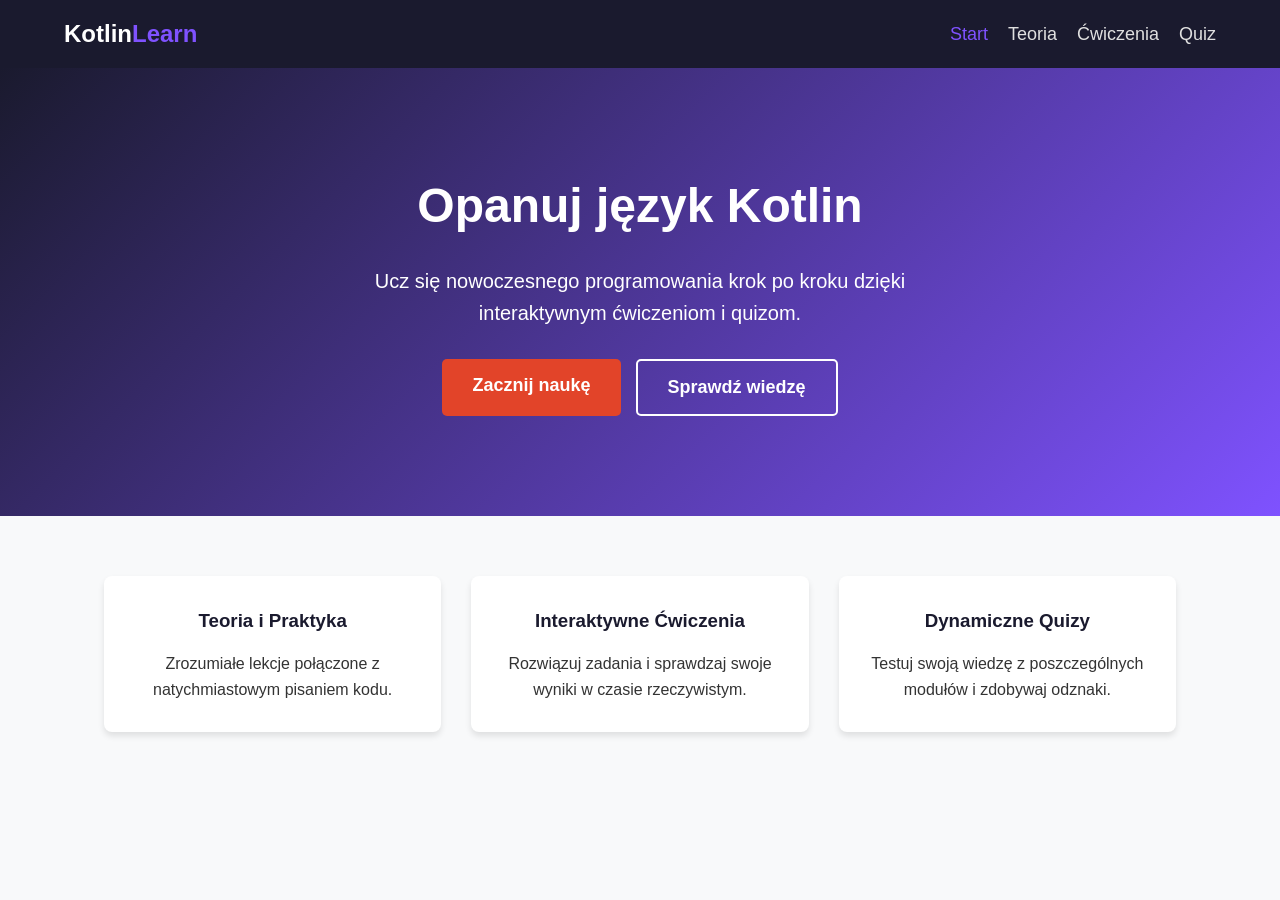
<file: index.html>
<!DOCTYPE html>
<html lang="pl">
<head>
    <meta charset="UTF-8">
    <meta name="viewport" content="width=device-width, initial-scale=1.0">
    <title>Kotlin Learn - Platforma E-learningowa</title>
    <link rel="stylesheet" href="style.css">
</head>
<body>

    <!-- Nawigacja -->
    <nav class="navbar">
        <div class="logo">Kotlin<span>Learn</span></div>
        <ul class="nav-links" id="navLinks">
            <li><a href="index.html" class="active">Start</a></li>
            <li><a href="teoria.html">Teoria</a></li>
            <li><a href="cwiczenia.html">Ćwiczenia</a></li>
            <li><a href="quiz.html">Quiz</a></li>
        </ul>
        <button class="menu-toggle" id="menuToggle" aria-label="Otwórz menu">
            ☰
        </button>
    </nav>

    <!-- Sekcja Główna (Hero) -->
    <header class="hero">
        <div class="hero-content">
            <h1>Opanuj język Kotlin</h1>
            <p>Ucz się nowoczesnego programowania krok po kroku dzięki interaktywnym ćwiczeniom i quizom.</p>
            <div class="hero-buttons">
                <a href="cwiczenia.html" class="btn btn-primary">Zacznij naukę</a>
                <a href="quiz.html" class="btn btn-secondary">Sprawdź wiedzę</a>
            </div>
            
        </div>
    </header>

    <!-- Sekcja Funkcji -->
    <section class="features">
        <div class="card">
            <h3>Teoria i Praktyka</h3>
            <p>Zrozumiałe lekcje połączone z natychmiastowym pisaniem kodu.</p>
        </div>
        <div class="card">
            <h3>Interaktywne Ćwiczenia</h3>
            <p>Rozwiązuj zadania i sprawdzaj swoje wyniki w czasie rzeczywistym.</p>
        </div>
        <div class="card">
            <h3>Dynamiczne Quizy</h3>
            <p>Testuj swoją wiedzę z poszczególnych modułów i zdobywaj odznaki.</p>
        </div>
    </section>

    <script src="skrypt.js"></script>
</body>
</html>
</file>
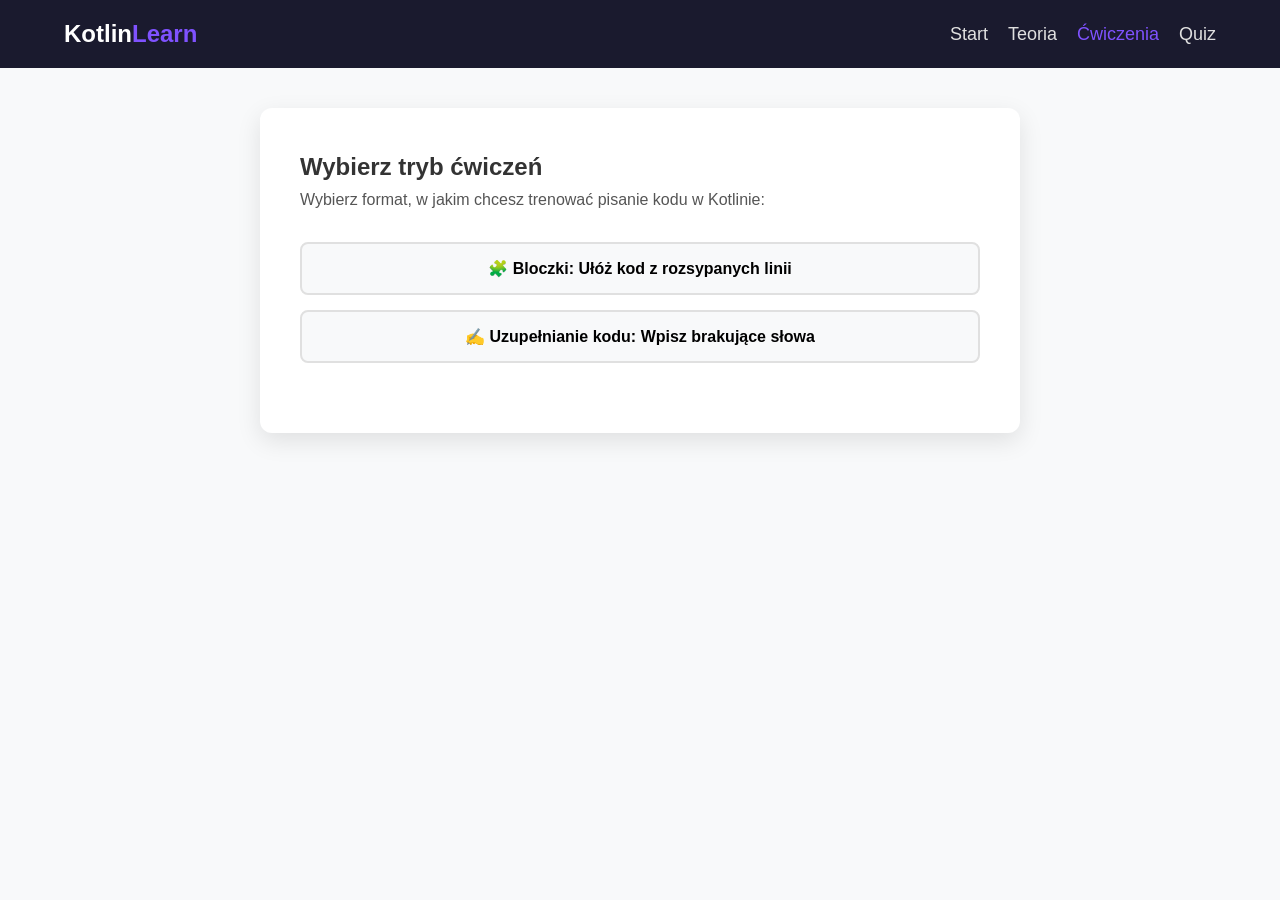
<file: cwiczenia.html>
<!DOCTYPE html>
<html lang="pl">
<head>
    <meta charset="UTF-8">
    <meta name="viewport" content="width=device-width, initial-scale=1.0">
    <title>Kotlin Learn - Ćwiczenia</title>
    <link rel="stylesheet" href="style.css">
</head>
<body>

    <!-- Nawigacja -->
    <nav class="navbar">
        <div class="logo">Kotlin<span>Learn</span></div>
        <ul class="nav-links" id="navLinks">
            <li><a href="index.html">Start</a></li>
            <li><a href="teoria.html">Teoria</a></li>
            <li><a href="cwiczenia.html" class="active">Ćwiczenia</a></li>
            <li><a href="quiz.html">Quiz</a></li>
        </ul>
        <button class="menu-toggle" id="menuToggle" aria-label="Otwórz menu">☰</button>
    </nav>

    <!-- Główny kontener -->
    <main class="quiz-container">
        
        <!-- Ekran wyboru trybu -->
        <div id="modeSelection" class="quiz-card">
            <h2>Wybierz tryb ćwiczeń</h2>
            <p style="margin-bottom: 30px; color: #555;">Wybierz format, w jakim chcesz trenować pisanie kodu w Kotlinie:</p>
            <div class="answers-section">
                <button id="btnBlocksMode" class="answer-btn" style="text-align: center; font-weight: bold;">
                    🧩 Bloczki: Ułóż kod z rozsypanych linii
                </button>
                <button id="btnGapsMode" class="answer-btn" style="text-align: center; font-weight: bold;">
                    ✍️ Uzupełnianie kodu: Wpisz brakujące słowa
                </button>
            </div>
        </div>

        <!-- Kontener dla ćwiczenia (wspólny dla obu trybów) -->
        <div id="exerciseBox" class="quiz-card hidden">
            <div class="quiz-header">
                <h2 id="exerciseTitle">Ćwiczenie</h2>
                <span class="progress" id="exerciseProgress">Zadanie 1 z 3</span>
            </div>
            
            <div class="question-section">
                <p id="exerciseInstruction" style="font-size: 18px; margin-bottom: 20px; font-weight: bold;"></p>
                
                <!-- Obszar roboczy dla kodu -->
                <div id="codeWorkspace" style="background: #232334; color: #f8f8f2; padding: 25px; border-radius: 8px; font-family: 'Courier New', Courier, monospace; font-size: 16px; min-height: 100px; line-height: 2;">
                    <!-- Tutaj JS wygeneruje luki lub linie kodu -->
                </div>
            </div>

            <!-- Panel informacyjny o wyniku sprawdzenia -->
            <p id="exerciseFeedback" style="margin: 20px 0; font-weight: bold; font-size: 18px; text-align: center;"></p>

            <div class="quiz-footer" style="gap: 10px;">
                <button id="backToMenuBtn" class="btn btn-secondary" style="border-color: #ccc; color: #333;">Menu</button>
                <button id="checkBtn" class="btn btn-primary" style="background-color: #7F52FF;">Sprawdź</button>
                <button id="nextExerciseBtn" class="btn btn-primary hidden">Dalej</button>
            </div>
        </div>

        <!-- Ekran końca ćwiczeń -->
        <!-- Ekran końca ćwiczeń (Zaktualizowany) -->
        <div id="exerciseResultBox" class="quiz-card hidden" style="text-align: center;">
            <h2>Koniec ćwiczeń!</h2>
            <p class="score-text">Twój wynik to: <span id="exerciseScoreValue">0</span> / <span id="exerciseTotalValue">0</span> (<span id="exercisePercentage">0%</span>)</p>
            <div id="gradeBadge" style="display: inline-block; padding: 10px 25px; background-color: #7F52FF; color: #fff; font-size: 24px; font-weight: bold; border-radius: 50px; margin-bottom: 20px;">Ocena: 5</div>
            <p id="exerciseFeedbackMessage" style="font-size: 18px; margin-bottom: 30px; color: #555;">Świetna robota!</p>
            <div class="hero-buttons">
                <button id="retryExerciseBtn" class="btn btn-primary">Spróbuj ponownie</button>
                <a href="index.html" class="btn btn-secondary" style="border: 2px solid #1a1a2e; color: #1a1a2e;">Strona główna</a>
            </div>
        </div>
    </main>

    <script src="cwiczenia.js"></script>
    <script src="skrypt.js"></script>
</body>
</html>
</file>
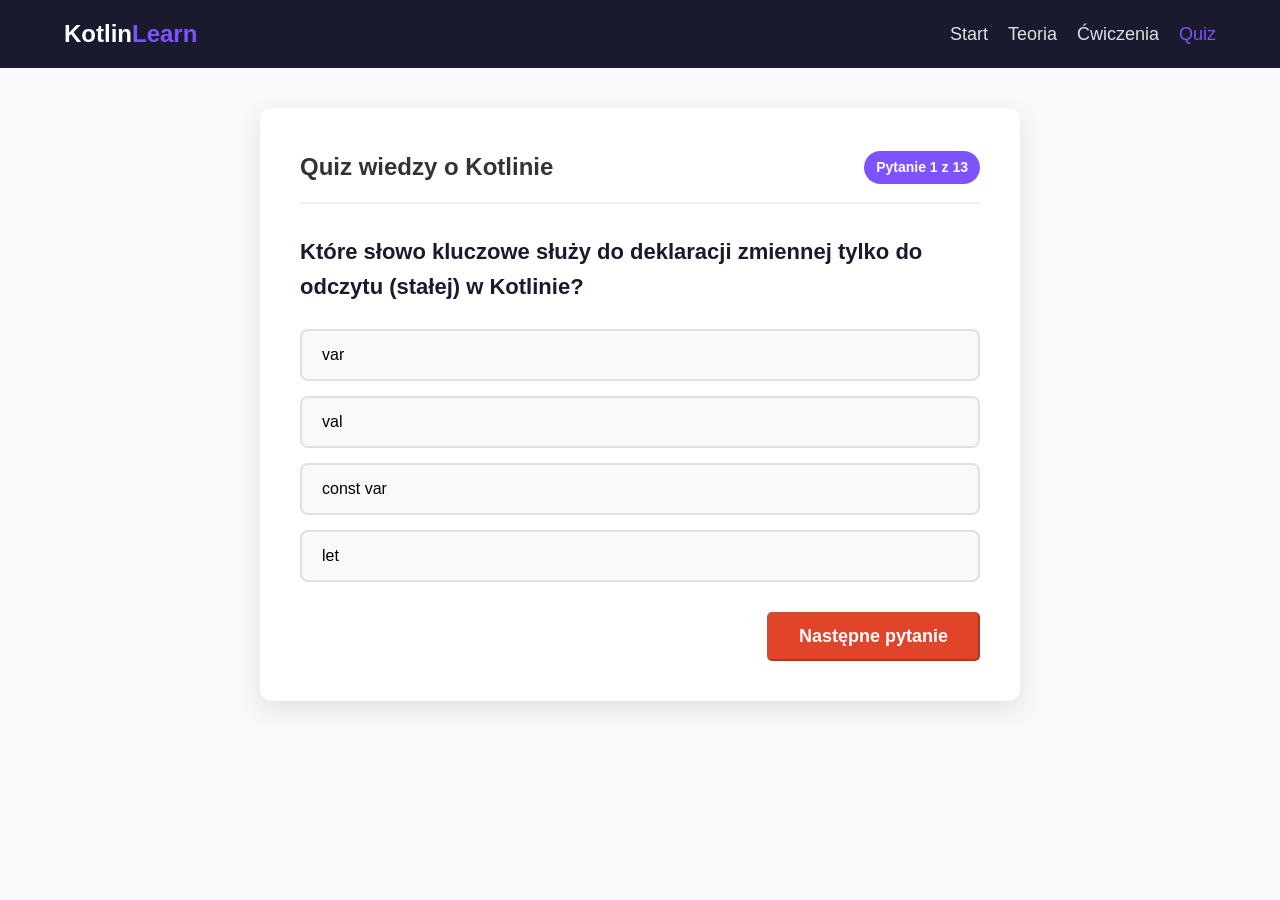
<file: quiz.html>
<!DOCTYPE html>
<html lang="pl">
<head>
    <meta charset="UTF-8">
    <meta name="viewport" content="width=device-width, initial-scale=1.0">
    <title>Kotlin Learn - Quiz</title>
    <link rel="stylesheet" href="style.css">
</head>
<body>

    <!-- Nawigacja -->
    <nav class="navbar">
        <div class="logo">Kotlin<span>Learn</span></div>
        <ul class="nav-links" id="navLinks">
            <li><a href="index.html">Start</a></li>
            <li><a href="teoria.html">Teoria</a></li>
            <li><a href="cwiczenia.html">Ćwiczenia</a></li>
            <li><a href="quiz.html" class="active">Quiz</a></li>
        </ul>
        <button class="menu-toggle" id="menuToggle" aria-label="Otwórz menu">
            ☰
        </button>
    </nav>

    <!-- Kontener Quizu -->
    <main class="quiz-container">
        <div class="quiz-card" id="quizBox">
            <div class="quiz-header">
                <h2>Quiz wiedzy o Kotlinie</h2>
                <div class="progress" id="progressText">Pytanie 1 z 3</div>
            </div>
            
            <div class="question-section">
                <h3 id="questionElement">Tutaj pojawi się pytanie?</h3>
            </div>

            <div class="answers-section" id="answersContainer">
                <!-- Odpowiedzi będą generowane dynamicznie przez JS -->
            </div>

            <div class="quiz-footer">
                <button id="nextBtn" class="btn btn-primary" disabled>Następne pytanie</button>
            </div>
        </div>

        <!-- Ekran Wyniku (Ukryty na starcie) -->
        <div class="quiz-card hidden" id="resultBox">
            <h2>Koniec Quizu!</h2>
            <p class="score-text">Twój wynik to: <span id="scoreValue">0</span>/<span id="totalValue">0</span></p>
            <p id="feedbackMessage"></p>
            <button id="restartBtn" class="btn btn-primary">Spróbuj ponownie</button>
        </div>
    </main>

    <script src="quiz.js"></script>
    <script src="skrypt.js"></script>
</body>
</html>
</file>
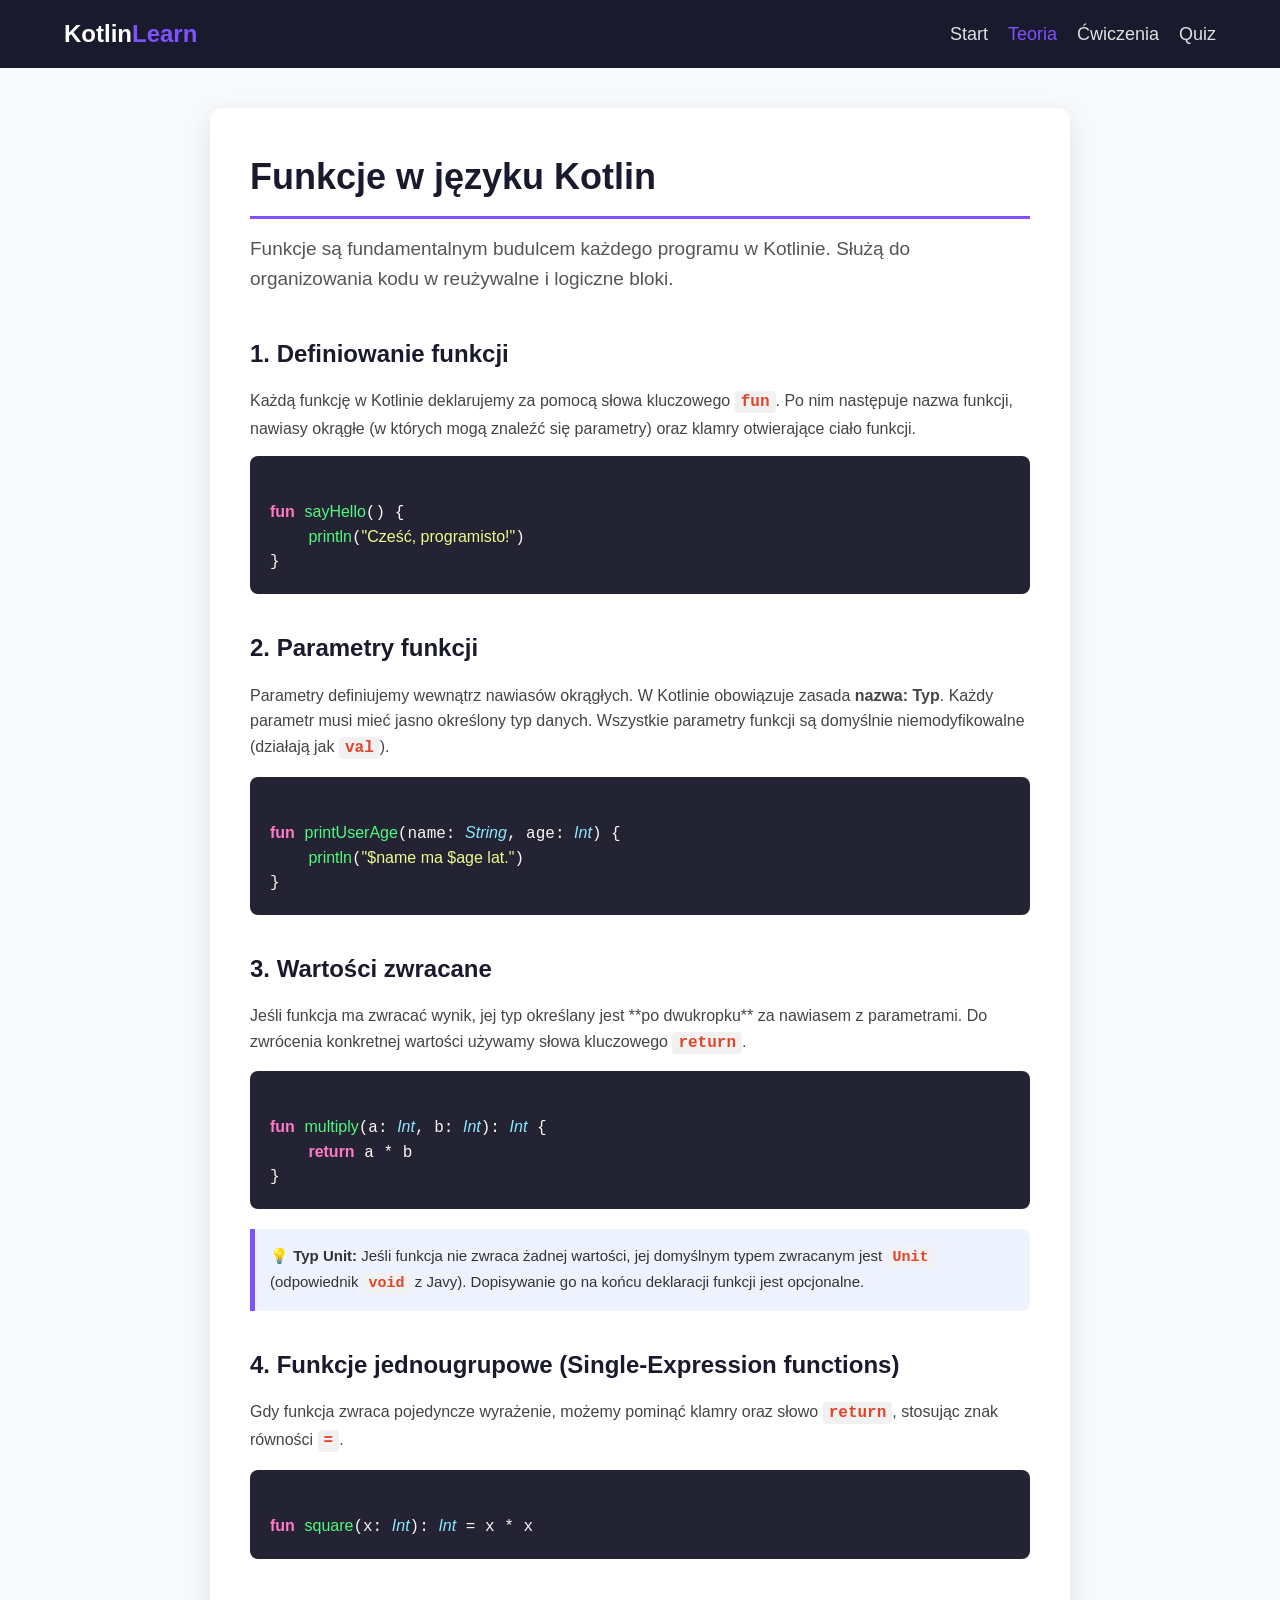
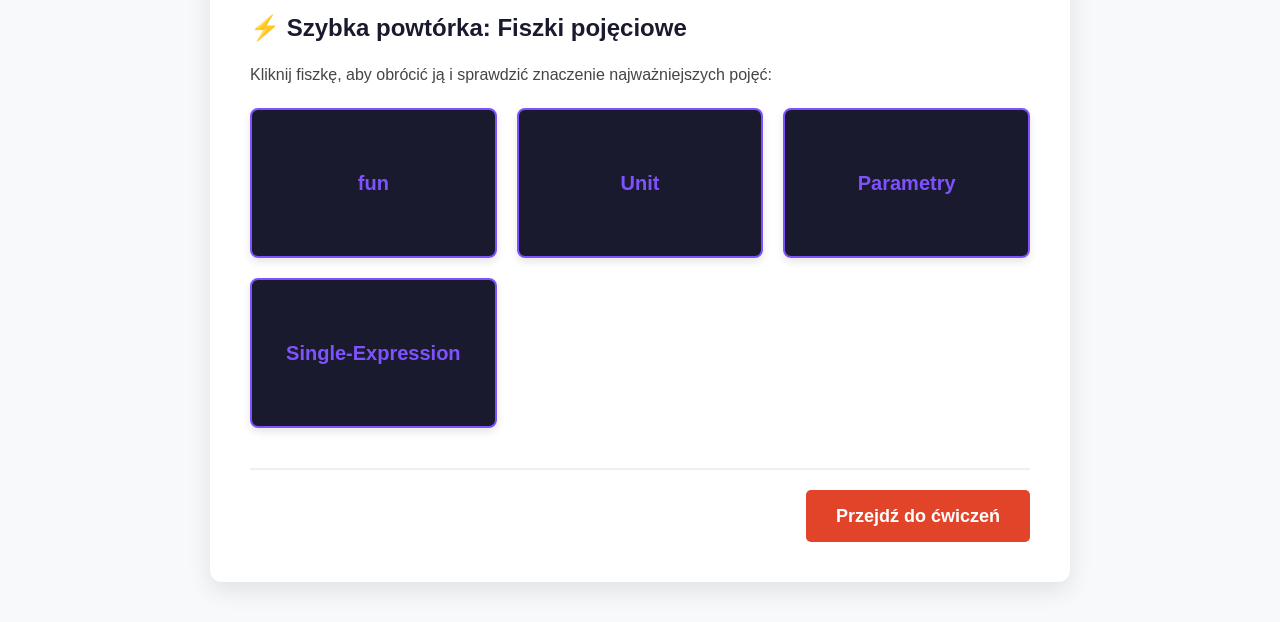
<file: teoria.html>
<!DOCTYPE html>
<html lang="pl">
<head>
    <meta charset="UTF-8">
    <meta name="viewport" content="width=device-width, initial-scale=1.0">
    <title>Kotlin Learn - Teoria: Funkcje</title>
    <link rel="stylesheet" href="style.css?v=2">
</head>
<body>

    <!-- Nawigacja -->
    <nav class="navbar">
        <div class="logo">Kotlin<span>Learn</span></div>
        <ul class="nav-links" id="navLinks">
            <li><a href="index.html">Start</a></li>
            <li><a href="teoria.html" class="active">Teoria</a></li>
            <li><a href="cwiczenia.html">Ćwiczenia</a></li>
            <li><a href="quiz.html">Quiz</a></li>
        </ul>
        <button class="menu-toggle" id="menuToggle" aria-label="Otwórz menu">☰</button>
    </nav>

    <!-- Kontener Artykułu -->
    <main class="theory-container">
        <article class="theory-card">
            <h1>Funkcje w języku Kotlin</h1>
            <p class="lead-text">Funkcje są fundamentalnym budulcem każdego programu w Kotlinie. Służą do organizowania kodu w reużywalne i logiczne bloki.</p>

            <!-- Sekcja 1 -->
            <section class="theory-section">
                <h2>1. Definiowanie funkcji</h2>
                <p>Każdą funkcję w Kotlinie deklarujemy za pomocą słowa kluczowego <code>fun</code>. Po nim następuje nazwa funkcji, nawiasy okrągłe (w których mogą znaleźć się parametry) oraz klamry otwierające ciało funkcji.</p>
                
                <div class="code-block">
<span class="code-keyword">fun</span> <span class="code-function">sayHello</span>() {
    <span class="code-function">println</span>(<span class="code-string">"Cześć, programisto!"</span>)
}</div>
            </section>

            <!-- Sekcja 2 -->
            <section class="theory-section">
                <h2>2. Parametry funkcji</h2>
                <p>Parametry definiujemy wewnątrz nawiasów okrągłych. W Kotlinie obowiązuje zasada <strong>nazwa: Typ</strong>. Każdy parametr musi mieć jasno określony typ danych. Wszystkie parametry funkcji są domyślnie niemodyfikowalne (działają jak <code>val</code>).</p>
                
                <div class="code-block">
<span class="code-keyword">fun</span> <span class="code-function">printUserAge</span>(name: <span class="code-type">String</span>, age: <span class="code-type">Int</span>) {
    <span class="code-function">println</span>(<span class="code-string">"$name ma $age lat."</span>)
}</div>
            </section>

            <!-- Sekcja 3 -->
            <section class="theory-section">
                <h2>3. Wartości zwracane</h2>
                <p>Jeśli funkcja ma zwracać wynik, jej typ określany jest **po dwukropku** za nawiasem z parametrami. Do zwrócenia konkretnej wartości używamy słowa kluczowego <code>return</code>.</p>
                
                <div class="code-block">
<span class="code-keyword">fun</span> <span class="code-function">multiply</span>(a: <span class="code-type">Int</span>, b: <span class="code-type">Int</span>): <span class="code-type">Int</span> {
    <span class="code-keyword">return</span> a * b
}</div>
                
                <div class="info-note">
                    <strong>💡 Typ Unit:</strong> Jeśli funkcja nie zwraca żadnej wartości, jej domyślnym typem zwracanym jest <code>Unit</code> (odpowiednik <code>void</code> z Javy). Dopisywanie go na końcu deklaracji funkcji jest opcjonalne.
                </div>
            </section>

            <!-- Sekcja 4 -->
            <section class="theory-section">
                <h2>4. Funkcje jednougrupowe (Single-Expression functions)</h2>
                <p>Gdy funkcja zwraca pojedyncze wyrażenie, możemy pominąć klamry oraz słowo <code>return</code>, stosując znak równości <code>=</code>.</p>
                
                <div class="code-block">
<span class="code-keyword">fun</span> <span class="code-function">square</span>(x: <span class="code-type">Int</span>): <span class="code-type">Int</span> = x * x</div>
            </section>
               <!-- Sekcja Fiszek -->
            <section class="theory-section" style="margin-top: 50px;">
                <h2>⚡ Szybka powtórka: Fiszki pojęciowe</h2>
                <p>Kliknij fiszkę, aby obrócić ją i sprawdzić znaczenie najważniejszych pojęć:</p>
                
                <div class="flashcards-grid">
                    <!-- Fiszka 1 -->
                    <div class="flashcard">
                        <div class="flashcard-inner">
                            <div class="flashcard-front">
                                <h3>fun</h3>
                            </div>
                            <div class="flashcard-back">
                                <p>Słowo kluczowe służące do deklarowania funkcji w języku Kotlin.</p>
                            </div>
                        </div>
                    </div>

                    <!-- Fiszka 2 -->
                    <div class="flashcard">
                        <div class="flashcard-inner">
                            <div class="flashcard-front">
                                <h3>Unit</h3>
                            </div>
                            <div class="flashcard-back">
                                <p>Typ zwracany przez funkcje, które nie zwracają żadnej użytecznej wartości (odpowiednik void).</p>
                            </div>
                        </div>
                    </div>

                    <!-- Fiszka 3 -->
                    <div class="flashcard">
                        <div class="flashcard-inner">
                            <div class="flashcard-front">
                                <h3>Parametry</h3>
                            </div>
                            <div class="flashcard-back">
                                <p>Zmienne przekazywane do funkcji w nawiasach okrągłych. Są domyślnie niemodyfikowalne (val).</p>
                            </div>
                        </div>
                    </div>

                    <!-- Fiszka 4 -->
                    <div class="flashcard">
                        <div class="flashcard-inner">
                            <div class="flashcard-front">
                                <h3>Single-Expression</h3>
                            </div>
                            <div class="flashcard-back">
                                <p>Funkcja jednougrupowa. Pomija klamry i słowo return, używając znaku równości =.</p>
                            </div>
                        </div>
                    </div>
                </div>
            </section>
            <!-- Dolna nawigacja lekcji -->
            <div class="theory-footer">
                <a href="cwiczenia.html" class="btn btn-primary">Przejdź do ćwiczeń</a>
            </div>
        </article>
    </main>

    <script src="skrypt.js?v=2"></script>
</body>
</html>
</file>
<file: style.css>
* {
    margin: 0;
    padding: 0;
    box-sizing: border-box;
    font-family: 'Segoe UI', Tahoma, Geneva, Verdana, sans-serif;
}

body {
    background-color: #f8f9fa;
    color: #333;
    line-height: 1.6;
}

/* Nawigacja */
.navbar {
    display: flex;
    justify-content: space-between;
    align-items: center;
    background-color: #1a1a2e;
    padding: 15px 5%;
    position: sticky;
    top: 0;
    z-index: 1000;
}

.logo {
    color: #fff;
    font-size: 24px;
    font-weight: bold;
}

.logo span {
    color: #7F52FF;
}

.nav-links {
    display: flex;
    list-style: none;
}

.nav-links li {
    margin-left: 20px;
}

.nav-links a {
    color: #e0e0e0;
    text-decoration: none;
    font-size: 18px;
    transition: color 0.3s;
}

.nav-links a:hover, .nav-links a.active {
    color: #7F52FF;
}

.menu-toggle {
    display: none;
    background: none;
    border: none;
    color: #fff;
    font-size: 28px;
    cursor: pointer;
}

/* Sekcja Hero */
.hero {
    background: linear-gradient(135deg, #1a1a2e 0%, #7F52FF 100%);
    color: #fff;
    padding: 100px 5%;
    text-align: center;
}

.hero-content h1 {
    font-size: 48px;
    margin-bottom: 20px;
}

.hero-content p {
    font-size: 20px;
    max-width: 600px;
    margin: 0 auto 30px;
}

.hero-buttons {
    display: flex;
    justify-content: center;
    gap: 15px;
}

.btn {
    padding: 12px 30px;
    font-size: 18px;
    font-weight: bold;
    text-decoration: none;
    border-radius: 5px;
    transition: transform 0.2s, background-color 0.3s;
}

.btn:hover {
    transform: translateY(-2px);
}

.btn-primary {
    background-color: #E24429;
    color: #fff;
}

.btn-primary:hover {
    background-color: #ff5a3d;
}

.btn-secondary {
    background-color: transparent;
    border: 2px solid #fff;
    color: #fff;
}

.btn-secondary:hover {
    background-color: #fff;
    color: #1a1a2e;
}

/* Sekcja Funkcji */
.features {
    display: grid;
    grid-template-columns: repeat(auto-fit, minmax(250px, 1fr));
    gap: 30px;
    padding: 60px 5%;
    max-width: 1200px;
    margin: 0 auto;
}

.card {
    background: #fff;
    padding: 30px;
    border-radius: 8px;
    box-shadow: 0 4px 6px rgba(0,0,0,0.1);
    text-align: center;
    transition: transform 0.3s;
}

.card:hover {
    transform: translateY(-5px);
}

.card h3 {
    margin-bottom: 15px;
    color: #1a1a2e;
}

/* Responsywność dla urządzeń mobilnych */
@media (max-width: 768px) {
    .menu-toggle {
        display: block;
    }

    .nav-links {
        display: none;
        flex-direction: column;
        width: 100%;
        position: absolute;
        top: 68px;
        left: 0;
        background-color: #1a1a2e;
        padding: 20px;
    }

    .nav-links.active {
        display: flex;
    }

    .nav-links li {
        margin: 15px 0;
        text-align: center;
    }

    .hero-content h1 {
        font-size: 32px;
    }

    .hero-buttons {
        flex-direction: column;
    }
}

/* Kontenery Quizu i Ćwiczeń */
.quiz-container {
    max-width: 800px;
    margin: 40px auto;
    padding: 0 20px;
}

.quiz-card {
    background: #fff;
    border-radius: 12px;
    box-shadow: 0 8px 24px rgba(0,0,0,0.1);
    padding: 40px;
}

.quiz-header {
    display: flex;
    justify-content: space-between;
    align-items: center;
    border-bottom: 2px solid #f0f0f0;
    padding-bottom: 15px;
    margin-bottom: 30px;
}

.progress {
    background-color: #7F52FF;
    color: #fff;
    padding: 5px 12px;
    border-radius: 20px;
    font-size: 14px;
    font-weight: bold;
}

.question-section h3 {
    font-size: 22px;
    margin-bottom: 25px;
    color: #1a1a2e;
}

.answers-section {
    display: flex;
    flex-direction: column;
    gap: 15px;
    margin-bottom: 30px;
}

.answer-btn {
    background-color: #f8f9fa;
    border: 2px solid #e0e0e0;
    border-radius: 8px;
    padding: 15px 20px;
    font-size: 16px;
    text-align: left;
    cursor: pointer;
    transition: all 0.2s ease;
    width: 100%;
}

.answer-btn:hover:not([disabled]) {
    background-color: #eceeff;
    border-color: #7F52FF;
}

.answer-btn.correct {
    background-color: #d4edda;
    border-color: #28a745;
    color: #155724;
    font-weight: bold;
}

.answer-btn.wrong {
    background-color: #f8d7da;
    border-color: #dc3545;
    color: #721c24;
}

.answer-btn:disabled {
    cursor: not-allowed;
}

.quiz-footer {
    display: flex;
    justify-content: flex-end;
}

.hidden {
    display: none;
}

#resultBox {
    text-align: center;
}

.score-text {
    font-size: 28px;
    margin: 20px 0;
    font-weight: bold;
}

#scoreValue {
    color: #7F52FF;
}

#feedbackMessage {
    font-size: 18px;
    margin-bottom: 30px;
    color: #555;
}

/* Style dla podstrony Ćwiczenia */
.gap-input {
    background-color: #1a1a2e;
    border: 1px solid #7F52FF;
    color: #fff;
    padding: 2px 8px;
    font-family: monospace;
    font-size: 16px;
    border-radius: 4px;
    width: 80px;
    text-align: center;
}

/* Style dla Sekcji Teoretycznej */
.theory-container {
    max-width: 900px;
    margin: 40px auto;
    padding: 0 20px;
}

.theory-card {
    background: #fff;
    border-radius: 12px;
    box-shadow: 0 8px 24px rgba(0,0,0,0.1);
    padding: 40px;
}

.theory-card h1 {
    font-size: 36px;
    color: #1a1a2e;
    margin-bottom: 15px;
    border-bottom: 3px solid #7F52FF;
    padding-bottom: 10px;
}

.lead-text {
    font-size: 19px;
    color: #555;
    margin-bottom: 40px;
}

.theory-section {
    margin-bottom: 35px;
}

.theory-section h2 {
    font-size: 24px;
    color: #1a1a2e;
    margin-bottom: 15px;
}

.theory-section p {
    font-size: 16px;
    color: #444;
    margin-bottom: 15px;
}

code {
    background-color: #f1f1f1;
    padding: 2px 6px;
    border-radius: 4px;
    font-family: 'Courier New', Courier, monospace;
    font-weight: bold;
    color: #e24429;
}

.code-block {
    background: #232334;
    color: #f8f8f2;
    padding: 20px;
    border-radius: 8px;
    font-family: 'Courier New', Courier, monospace;
    font-size: 16px;
    line-height: 1.5;
    margin: 15px 0;
    white-space: pre;
    overflow-x: auto;
}

.code-keyword { color: #ff79c6; font-weight: bold; }
.code-function { color: #50fa7b; }
.code-type { color: #8be9fd; font-style: italic; }
.code-string { color: #f1fa8c; }

.info-note {
    background-color: #eef2ff;
    border-left: 5px solid #7F52FF;
    padding: 15px;
    margin: 20px 0;
    border-radius: 0 8px 8px 0;
    font-size: 15px;
    color: #333;
}

.theory-footer {
    margin-top: 40px;
    padding-top: 20px;
    border-top: 2px solid #f0f0f0;
    display: flex;
    justify-content: flex-end;
}

/* Style dla Fiszek (Flashcards) */
.flashcards-grid {
    display: grid;
    grid-template-columns: repeat(auto-fit, minmax(200px, 1fr));
    gap: 20px;
    margin-top: 20px;
}

.flashcard {
    background-color: transparent;
    width: 100%;
    height: 150px;
    perspective: 1000px;
    cursor: pointer;
}

.flashcard-inner {
    position: relative;
    width: 100%;
    height: 100%;
    text-align: center;
    transition: transform 0.6s;
    transform-style: preserve-3d;
    box-shadow: 0 4px 8px rgba(0,0,0,0.1);
    border-radius: 8px;
}

.flashcard.flipped .flashcard-inner {
    transform: rotateY(180deg);
}

.flashcard-front, .flashcard-back {
    position: absolute;
    width: 100%;
    height: 100%;
    backface-visibility: hidden;
    display: flex;
    align-items: center;
    justify-content: center;
    padding: 15px;
    border-radius: 8px;
}

.flashcard-front {
    background-color: #1a1a2e;
    color: #fff;
    border: 2px solid #7F52FF;
}

.flashcard-front h3 {
    font-size: 20px;
    color: #7F52FF;
}

.flashcard-back {
    background-color: #f8f9fa;
    color: #333;
    transform: rotateY(180deg);
    border: 2px solid #e0e0e0;
    font-size: 14px;
    line-height: 1.4;
}
</file>
